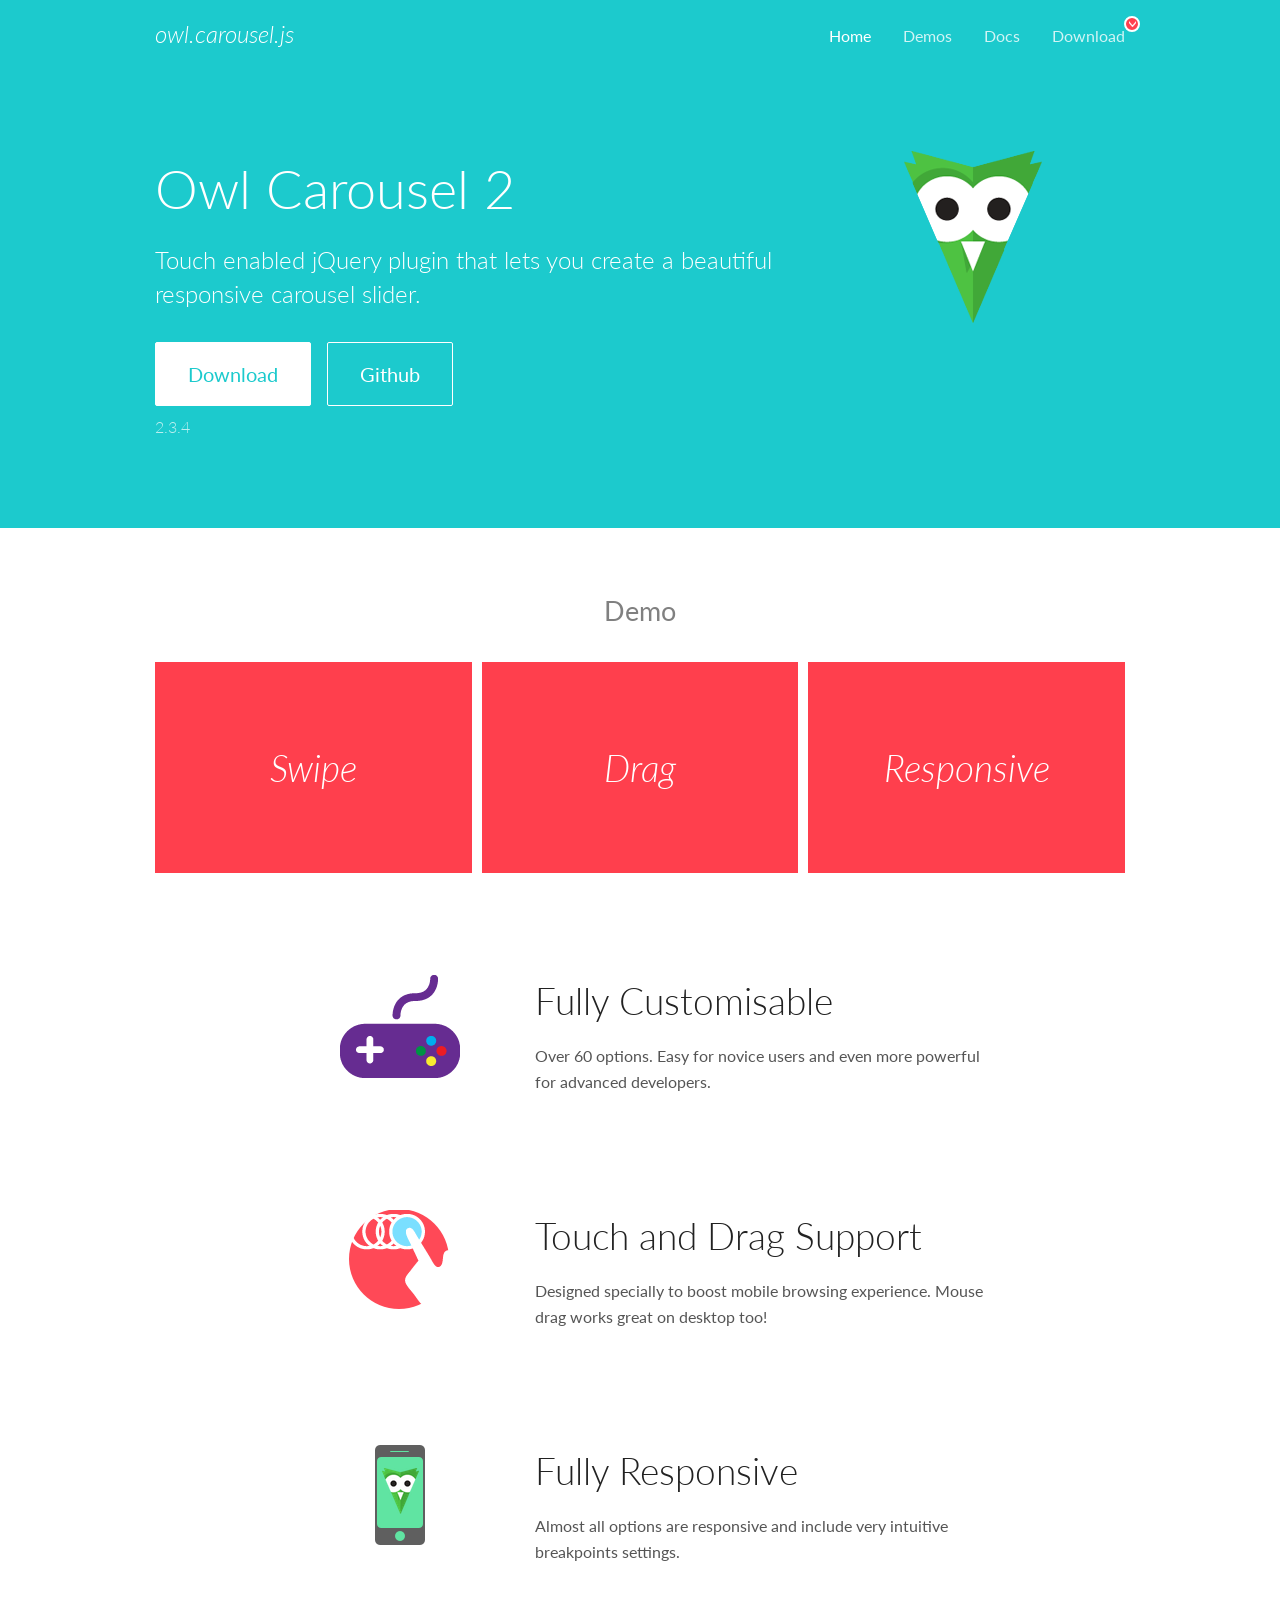
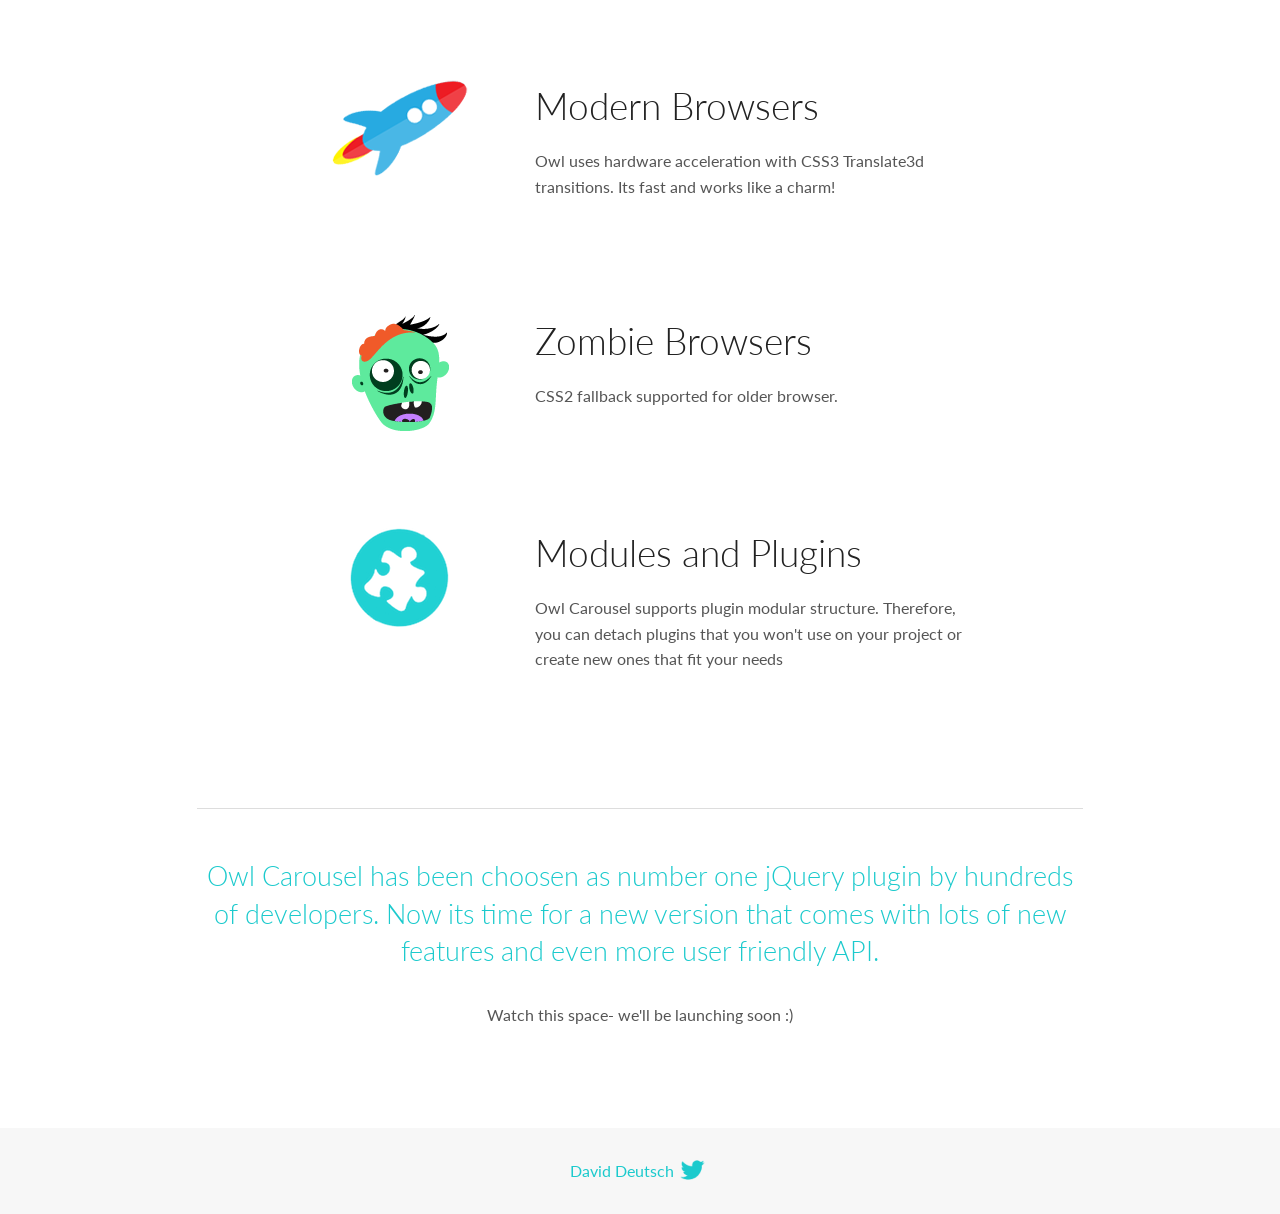
<file: WebProject/WebProject/obj/Release/AspnetCompileMerge/Source/FrontEndAssets/OwlCarousel2-2.3.4/docs/index.html>
<!DOCTYPE html>
<html lang="en">
  <head>

    <!-- head -->
    <meta charset="utf-8">
    <meta name="msapplication-tap-highlight" content="no" />
    <meta name="viewport" content="width=device-width, initial-scale=1.0" />
    <meta name="description" content="Touch enabled jQuery plugin that lets you create beautiful responsive carousel slider.">
    <meta name="author" content="David Deutsch">
    <title>
      Home | Owl Carousel | 2.3.4
    </title>

    <!-- Stylesheets -->
    <link href='https://fonts.googleapis.com/css?family=Lato:300,400,700,400italic,300italic' rel='stylesheet' type='text/css'>
    <link rel="stylesheet" href="assets/css/docs.theme.min.css">

    <!-- Owl Stylesheets -->
    <link rel="stylesheet" href="assets/owlcarousel/assets/owl.carousel.min.css">
    <link rel="stylesheet" href="assets/owlcarousel/assets/owl.theme.default.min.css">

    <!-- HTML5 shim and Respond.js IE8 support of HTML5 elements and media queries -->

    <!--[if lt IE 9]>
      <script src="https://oss.maxcdn.com/libs/html5shiv/3.7.0/html5shiv.js"></script>
      <script src="https://oss.maxcdn.com/libs/respond.js/1.3.0/respond.min.js"></script>
    <![endif]-->

    <!-- Favicons -->
    <link rel="apple-touch-icon-precomposed" sizes="144x144" href="assets/ico/apple-touch-icon-144-precomposed.png">
    <link rel="shortcut icon" href="assets/ico/favicon.png">
    <link rel="shortcut icon" href="favicon.ico">

    <!-- Yeah i know js should not be in header. Its required for demos.-->

    <!-- javascript -->
    <script src="assets/vendors/jquery.min.js"></script>
    <script src="assets/owlcarousel/owl.carousel.js"></script>
  </head>
  <body>

    <!-- header -->
    <header class="header">
      <div class="row">
        <div class="large-12 columns">
          <div class="brand left">
            <h3>
              <a href="/OwlCarousel2/">owl.carousel.js</a> 
            </h3>
          </div>
          <a id="toggle-nav" class="right">
            <span></span> <span></span> <span></span> 
          </a> 
          <div class="nav-bar">
            <ul class="clearfix">
              <li class="active">
                <a href="/OwlCarousel2/index.html">Home</a> 
              </li>
              <li> <a href="/OwlCarousel2/demos/demos.html">Demos</a>  </li>
              <li> <a href="/OwlCarousel2/docs/started-welcome.html">Docs</a>  </li>
              <li>
                <a href="https://github.com/OwlCarousel2/OwlCarousel2/archive/2.3.4.zip">Download</a> 
                <span class="download"></span> 
              </li>
            </ul>
          </div>
        </div>
      </div>
    </header>

    <!-- home panel -->
    <section id="hero">
      <div class="row">
        <div class="large-8 medium-8 columns">
          <h1>Owl Carousel 2</h1>
          <h4>Touch enabled jQuery plugin that lets you create a beautiful responsive carousel slider.</h4>
          <a href="https://github.com/OwlCarousel2/OwlCarousel2/archive/2.3.4.zip" class="hero-button">Download</a> 
          <a href="https://github.com/OwlCarousel2/OwlCarousel2" class="hero-button outline">Github</a> 
          <p>2.3.4</p>
        </div>
        <div class="large-4 medium-4 columns">
          <img class="owl-logo" src="assets/img/owl-logo.png" alt="mr. Owl">
        </div>
      </div>
    </section>

    <!-- body -->
    <div class="home-demo">
      <div class="row">
        <div class="large-12 columns">
          <h3>Demo</h3>
          <div class="owl-carousel">
            <div class="item">
              <h2>Swipe</h2>
            </div>
            <div class="item">
              <h2>Drag</h2>
            </div>
            <div class="item">
              <h2>Responsive</h2>
            </div>
            <div class="item">
              <h2>CSS3</h2>
            </div>
            <div class="item">
              <h2>Fast</h2>
            </div>
            <div class="item">
              <h2>Easy</h2>
            </div>
            <div class="item">
              <h2>Free</h2>
            </div>
            <div class="item">
              <h2>Upgradable</h2>
            </div>
            <div class="item">
              <h2>Tons of options</h2>
            </div>
            <div class="item">
              <h2>Infinity</h2>
            </div>
            <div class="item">
              <h2>Auto Width</h2>
            </div>
          </div>
        </div>
      </div>
    </div>
    <script>
      var owl = $('.owl-carousel');
      owl.owlCarousel({
        margin: 10,
        loop: true,
        responsive: {
          0: {
            items: 1
          },
          600: {
            items: 2
          },
          1000: {
            items: 3
          }
        }
      })
    </script>

    <!-- features -->
    <div id="features">
      <div class="row">
        <div class="small-12 medium-9 small-centered columns">
          <section class="row feature">
            <div class="medium-4 small-12 columns">
              <img src="assets/img/feature-options.png" alt="">
            </div>
            <div class="medium-8 small-12 columns">
              <h2>Fully Customisable</h2>
              <p>Over 60 options. Easy for novice users and even more powerful for advanced developers.</p>
            </div>
          </section>
          <section class="row feature">
            <div class="medium-4 small-12 columns">
              <img src="assets/img/feature-drag.png" alt="">
            </div>
            <div class="medium-8 small-12 columns">
              <h2>Touch and Drag Support</h2>
              <p>Designed specially to boost mobile browsing experience. Mouse drag works great on desktop too!</p>
            </div>
          </section>
          <section class="row feature">
            <div class="medium-4 small-12 columns">
              <img src="assets/img/feature-responsive.png" alt="">
            </div>
            <div class="medium-8 small-12 columns">
              <h2>Fully Responsive</h2>
              <p>Almost all options are responsive and include very intuitive breakpoints settings.</p>
            </div>
          </section>
          <section class="row feature">
            <div class="medium-4 small-12 columns">
              <img src="assets/img/feature-modern.png" alt="">
            </div>
            <div class="medium-8 small-12 columns">
              <h2>Modern Browsers</h2>
              <p>Owl uses hardware acceleration with CSS3 Translate3d transitions. Its fast and works like a charm! </p>
            </div>
          </section>
          <section class="row feature">
            <div class="medium-4 small-12 columns">
              <img src="assets/img/feature-zombie.png" alt="">
            </div>
            <div class="medium-8 small-12 columns">
              <h2>Zombie Browsers</h2>
              <p>CSS2 fallback supported for older browser.</p>
            </div>
          </section>
          <section class="row feature">
            <div class="medium-4 small-12 columns">
              <img src="assets/img/feature-module.png" alt="">
            </div>
            <div class="medium-8 small-12 columns">
              <h2>Modules and Plugins</h2>
              <p>Owl Carousel supports plugin modular structure. Therefore, you can detach plugins that you won&#x27;t use on your project or create new ones that fit your needs</p>
            </div>
          </section>
        </div>
      </div>
    </div>

    <!-- footer -->
    <section id="teaser-text">
      <div class="row">
        <div class="small-12 medium-11 small-centered columns">
          <hr>
          <h3 id="owl-carousel-has-been-choosen-as-number-one-jquery-plugin-by-hundreds-of-developers-now-its-time-for-a-new-version-that-comes-with-lots-of-new-features-and-even-more-user-friendly-api-">Owl Carousel has been choosen as number one jQuery plugin by hundreds of developers. Now its time for a new version that comes with lots of new features and even more user friendly API.</h3>
          <p>Watch this space- we&#39;ll be launching soon :)</p>
        </div>
      </div>
    </section>

    <!-- footer -->
    <footer class="footer">
      <div class="row">
        <div class="large-12 columns">
          <h5>
            <a href="/OwlCarousel2/docs/support-contact.html">David Deutsch</a> 
            <a id="custom-tweet-button" href="https://twitter.com/share?url=https://github.com/OwlCarousel2/OwlCarousel2&text=Owl Carousel - This is so awesome! " target="_blank"></a> 
          </h5>
        </div>
      </div>
    </footer>

    <!-- vendors -->
    <script src="assets/vendors/highlight.js"></script>
    <script src="assets/js/app.js"></script>
  </body>
</html>
</file>
